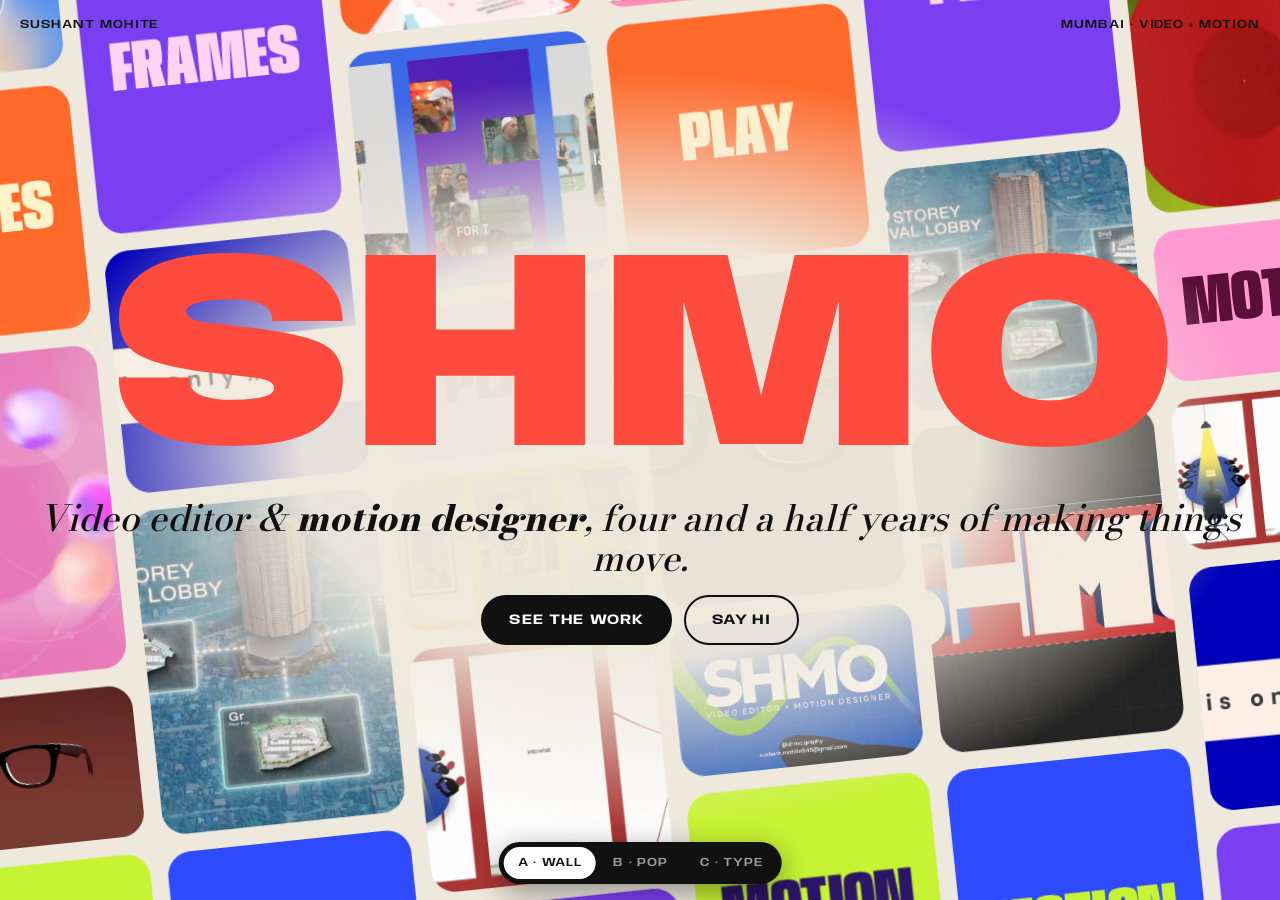
<file: variants/a-poster-wall.html>
<!doctype html><html lang="en"><head><meta charset="utf-8"><meta name="viewport" content="width=device-width,initial-scale=1"><title>SHMO · A</title>
<link rel="stylesheet" href="base.css"><style>
body{background:#EFE9DD;color:#111;height:100vh;overflow:hidden}
.wall{position:fixed;inset:-10% -5%;display:grid;grid-template-columns:repeat(6,1fr);gap:16px;transform:rotate(-6deg) scale(1.1)}
.col{display:flex;flex-direction:column;gap:16px;animation:up 38s linear infinite}
.col:nth-child(even){animation-direction:reverse;animation-duration:46s}
.col:nth-child(3n){animation-duration:55s}
@keyframes up{to{transform:translateY(-50%)}}
.t{border-radius:22px;overflow:hidden;flex:none;aspect-ratio:3/4;position:relative}
.t.w{aspect-ratio:16/10}.t.s{aspect-ratio:1}
.t img{width:100%;height:100%;object-fit:cover;display:block}
.t.ty{display:grid;place-items:center;font:900 clamp(34px,5vw,80px)/.85 'Anybody',sans-serif;font-stretch:60%;text-transform:uppercase;text-align:center;padding:10px}
.c1{background:#C6F432;color:#2b1566}.c2{background:#7B3FF2;color:#FFD3F1}.c3{background:#FF6A2B;color:#fff3c9}.c4{background:#FF9BD2;color:#5a0f3b}.c5{background:#2F4BFF;color:#C6F432}
.veil{position:fixed;inset:0;background:radial-gradient(ellipse 48% 42% at 50% 50%,#EFE9DDf5 55%,#EFE9DD00 100%);pointer-events:none}
.hero{position:fixed;inset:0;display:flex;flex-direction:column;align-items:center;justify-content:center;text-align:center;padding:20px;gap:18px}
h1{font:900 clamp(96px,22vw,330px)/.8 'Anybody',sans-serif;font-stretch:120%;color:#FF4B3E;letter-spacing:-.02em;--x:0px;--y:0px;
 text-shadow:calc(var(--x)*1) calc(var(--y)*1) 0 #2F4BFF,calc(var(--x)*2) calc(var(--y)*2) 0 #2F4BFF,calc(var(--x)*3) calc(var(--y)*3) 0 #2F4BFF,calc(var(--x)*4) calc(var(--y)*4) 0 #2F4BFF,calc(var(--x)*5) calc(var(--y)*5) 0 #2F4BFF,calc(var(--x)*6) calc(var(--y)*6) 0 #2F4BFF,calc(var(--x)*7) calc(var(--y)*7) 0 #2F4BFF,calc(var(--x)*8) calc(var(--y)*8) 0 #2F4BFF,calc(var(--x)*9) calc(var(--y)*9) 0 #2F4BFF,calc(var(--x)*10) calc(var(--y)*10) 0 #2F4BFF,calc(var(--x)*10) calc(var(--y)*10+14px) 22px #0004;animation:pop .9s cubic-bezier(.3,1.5,.5,1) both}
@keyframes pop{from{transform:scale(.6) rotate(-6deg);opacity:0}}
.sub{font:italic 500 clamp(20px,3vw,36px)/1.1 'Bodoni',serif}
.sub b{font-weight:800}
.row{display:flex;gap:12px;flex-wrap:wrap;justify-content:center}
.tag{position:fixed;top:18px;left:20px;right:20px;display:flex;justify-content:space-between;font:600 12px 'Anybody',sans-serif;font-stretch:118%;letter-spacing:.08em;text-transform:uppercase;z-index:5}
</style></head><body>
<div class="tag"><span>Sushant Mohite</span><span>Mumbai · Video + Motion</span></div>
<div class="wall" id="wall"></div><div class="veil"></div>
<main class="hero"><h1 id="h">SHMO</h1>
<p class="sub">Video editor &amp; <b>motion designer</b>, four and a half years of making things move.</p>
<div class="row"><a class="btn" href="../index.html#work">See the work</a><a class="btn o" href="mailto:sushant.mohite545@gmail.com">Say hi</a></div></main>
<nav class="sw"><a href="a-poster-wall.html" class="on">A · WALL</a><a href="b-sticker-pop.html" class="">B · POP</a><a href="c-big-type.html" class="">C · TYPE</a></nav>
<script>
var S=['s01','s02','s03','s05','s06','s07','s13','s14','s16','s17','s18','s19','s20'],W=['MOTION','EDIT','COLOR','CUT','LOOP','SHMO','FRAMES','PLAY'],C=['c1','c2','c3','c4','c5'];
var shapes=['','w','s'],wall=document.getElementById('wall'),n=0;
for(var c=0;c<6;c++){var col=document.createElement('div');col.className='col';var h='';
 for(var r=0;r<2;r++)for(var i=0;i<7;i++){n++;
  if((i+c)%3==1)h+='<div class="t ty '+C[(n+c)%5]+' '+shapes[n%3]+'">'+W[(n*3+c)%8]+'</div>';
  else h+='<div class="t '+shapes[(n+c)%3]+'"><img loading="lazy" alt="" src="../media/stills/'+S[(n*5+c)%13]+'.webp"></div>';}
 col.innerHTML=h;wall.appendChild(col)}
var H=document.getElementById('h');
if(matchMedia('(hover:hover)').matches)addEventListener('pointermove',function(e){var x=(e.clientX/innerWidth-.5),y=(e.clientY/innerHeight-.5);
 H.style.setProperty('--x',(-x*1.6)+'px');H.style.setProperty('--y',(-y*1.6)+'px');wall.style.translate=(x*-30)+'px '+(y*-30)+'px'});
</script></body></html>
</file>
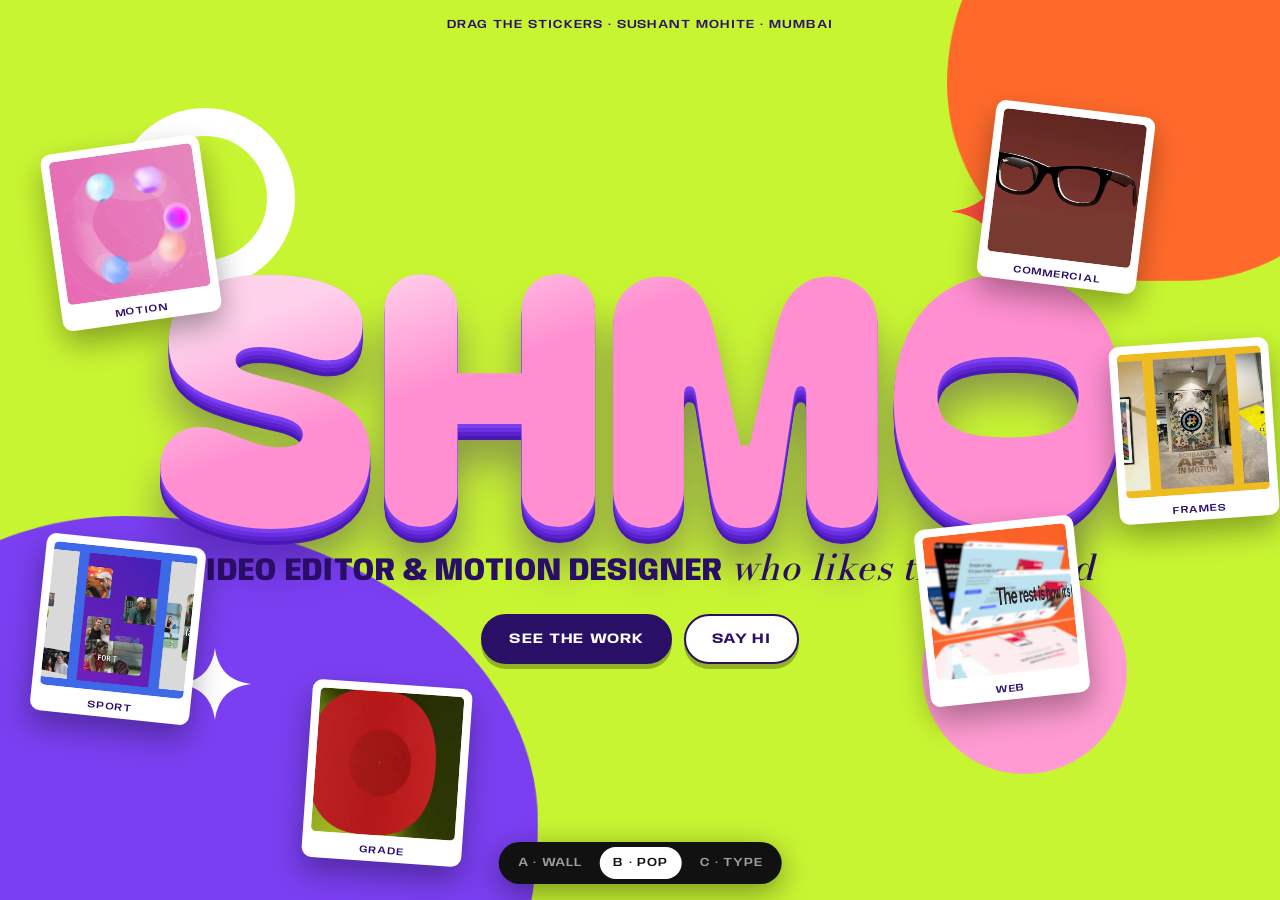
<file: variants/b-sticker-pop.html>
<!doctype html><html lang="en"><head><meta charset="utf-8"><meta name="viewport" content="width=device-width,initial-scale=1"><title>SHMO · B</title>
<link rel="stylesheet" href="base.css"><style>
body{background:#C8F532;color:#2a0f66;min-height:100vh;overflow:hidden;height:100vh}
.bl{position:fixed;border-radius:50%;filter:blur(0);will-change:transform;transition:translate .4s ease-out}
.b1{width:60vmax;height:60vmax;background:#7B3FF2;left:-18vmax;bottom:-30vmax;border-radius:46% 54% 60% 40%/50% 40% 60% 50%;animation:mo 14s ease-in-out infinite alternate}
.b2{width:34vmax;height:34vmax;background:#FF6A2B;right:-8vmax;top:-12vmax;border-radius:60% 40% 50% 50%;animation:mo 11s ease-in-out infinite alternate-reverse}
.b3{width:16vmax;height:16vmax;background:#FF9BD2;right:12vw;bottom:14vh;animation:mo 9s ease-in-out infinite alternate}
@keyframes mo{to{transform:rotate(40deg) scale(1.08) translate(2%,3%)}}
.ring{position:fixed;width:20vmin;height:20vmin;border:3.2vmin solid #fff;border-radius:50%;left:9vw;top:12vh;animation:sp 20s linear infinite;mix-blend-mode:normal}
@keyframes sp{to{transform:rotate(360deg) translateY(10px)}}
.star{position:fixed;width:11vmin;color:#fff;animation:sp 16s linear infinite}
.star.a{right:18vw;top:18vh;color:#FF4B3E}.star.b{left:14vw;bottom:20vh;color:#fff;width:8vmin}
.hero{position:fixed;inset:0;display:flex;flex-direction:column;align-items:center;justify-content:center;text-align:center;gap:20px;padding:20px}
h1{font:400 clamp(110px,27vw,420px)/.82 'Bagel',sans-serif;color:#FF8FD0;letter-spacing:-.01em;position:relative;--x:0;--y:0;
 text-shadow:0 0 0 #0000,calc(var(--x)*1px) calc(var(--y)*1px + 2px) 0 #7B3FF2,calc(var(--x)*2px) calc(var(--y)*2px + 4px) 0 #7B3FF2,calc(var(--x)*3px) calc(var(--y)*3px + 6px) 0 #6A2FE0,calc(var(--x)*4px) calc(var(--y)*4px + 8px) 0 #6A2FE0,calc(var(--x)*5px) calc(var(--y)*5px + 10px) 0 #5A22CC,calc(var(--x)*6px) calc(var(--y)*6px + 12px) 0 #5A22CC,calc(var(--x)*7px) calc(var(--y)*7px + 14px) 0 #4A18B4,calc(var(--x)*8px) calc(var(--y)*8px + 16px) 0 #4A18B4,0 38px 40px #2a0f6666;
 animation:bob 3.4s ease-in-out infinite}
h1::after{content:"SHMO";text-shadow:none;position:absolute;inset:0;color:transparent;background:linear-gradient(160deg,#fff9 0 18%,#fff0 40%);-webkit-background-clip:text;background-clip:text;pointer-events:none}
@keyframes bob{50%{transform:translateY(-12px) rotate(-1.2deg)}}
.sub{font:800 clamp(18px,2.6vw,32px)/1.1 'Anybody',sans-serif;font-stretch:90%;text-transform:uppercase;letter-spacing:.02em}
.sub i{font:italic 500 1.1em 'Bodoni',serif;text-transform:none}
.row{display:flex;gap:12px;flex-wrap:wrap;justify-content:center}
.btn{background:#2a0f66;border-color:#2a0f66;box-shadow:0 5px 0 #0004}.btn.o{background:#fff;color:#2a0f66;border-color:#2a0f66}
.sticker{position:fixed;z-index:4;width:clamp(110px,12.5vw,190px);background:#fff;padding:8px 8px 26px;border-radius:10px;box-shadow:0 14px 30px #0005;cursor:grab;touch-action:none;user-select:none;transition:box-shadow .2s}
.sticker img{width:100%;aspect-ratio:1;object-fit:cover;border-radius:5px;display:block;pointer-events:none}
.sticker.drag{cursor:grabbing;box-shadow:0 26px 40px #0007;z-index:9}
.sticker span{position:absolute;bottom:6px;left:0;right:0;text-align:center;font:600 10px 'Anybody',sans-serif;font-stretch:120%;letter-spacing:.08em}
.hint{position:fixed;top:18px;left:0;right:0;text-align:center;font:600 12px 'Anybody',sans-serif;font-stretch:118%;letter-spacing:.08em;text-transform:uppercase;z-index:5}
@media(max-width:700px){.sticker{width:30vw}.sticker:nth-child(n+3){display:none}.hint{display:none}}
</style></head><body>
<div class="bl b1"></div><div class="bl b2"></div><div class="bl b3"></div><div class="ring"></div>
<svg class="star a" viewBox="0 0 100 100"><path fill="currentColor" d="M50 0C54 30 70 46 100 50 70 54 54 70 50 100 46 70 30 54 0 50 30 46 46 30 50 0Z"/></svg>
<svg class="star b" viewBox="0 0 100 100"><path fill="currentColor" d="M50 0C54 30 70 46 100 50 70 54 54 70 50 100 46 70 30 54 0 50 30 46 46 30 50 0Z"/></svg>
<div class="hint">Drag the stickers · Sushant Mohite · Mumbai</div>
<main class="hero"><h1 id="h">SHMO</h1>
<p class="sub">Video editor &amp; motion designer <i>who likes things loud</i></p>
<div class="row"><a class="btn" href="../index.html#work">See the work</a><a class="btn o" href="mailto:sushant.mohite545@gmail.com">Say hi</a></div></main>
<div id="st"></div>
<nav class="sw"><a href="a-poster-wall.html" class="">A · WALL</a><a href="b-sticker-pop.html" class="on">B · POP</a><a href="c-big-type.html" class="">C · TYPE</a></nav>
<script>
var P=[['s03',4,16,-8,'MOTION'],['s14',77,12,7,'COMMERCIAL'],["s17",3,60,6,"SPORT"],['s06',72,58,-6,'WEB'],["s02",24,76,4,"GRADE"],['s13',87,38,-4,'FRAMES']];
var st=document.getElementById('st');
P.forEach(function(p,i){var d=document.createElement('div');d.className='sticker';d.style.left=p[1]+'vw';d.style.top=p[2]+'vh';d.style.rotate=p[3]+'deg';
 d.innerHTML='<img alt="" src="../media/stills/'+p[0]+'.webp"><span>'+p[4]+'</span>';st.appendChild(d);
 var sx,sy,ox,oy;d.addEventListener('pointerdown',function(e){d.setPointerCapture(e.pointerId);d.classList.add('drag');sx=e.clientX;sy=e.clientY;ox=d.offsetLeft;oy=d.offsetTop;d.style.rotate='0deg'});
 d.addEventListener('pointermove',function(e){if(!d.classList.contains('drag'))return;d.style.left=(ox+e.clientX-sx)+'px';d.style.top=(oy+e.clientY-sy)+'px'});
 d.addEventListener('pointerup',function(){d.classList.remove('drag');d.style.rotate=(Math.random()*12-6)+'deg'})});
var H=document.getElementById('h'),bl=[].slice.call(document.querySelectorAll('.bl'));
if(matchMedia('(hover:hover)').matches)addEventListener('pointermove',function(e){var x=e.clientX/innerWidth-.5,y=e.clientY/innerHeight-.5;
 H.style.setProperty('--x',(-x*2.2).toFixed(2));H.style.setProperty('--y',(-y*2.2).toFixed(2));
 bl.forEach(function(b,i){b.style.translate=(x*-40*(i+1))+'px '+(y*-40*(i+1))+'px'})});
</script></body></html>
</file>
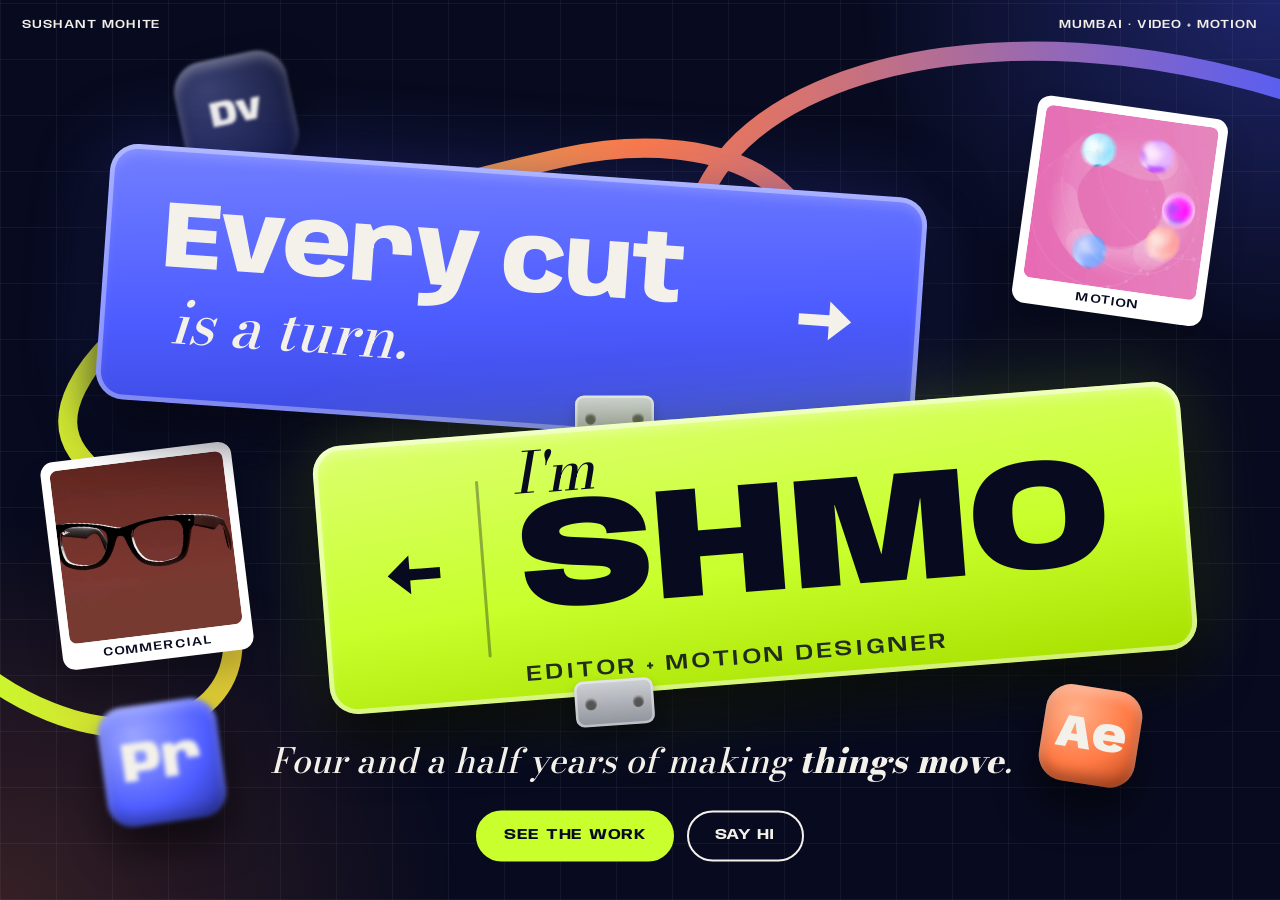
<file: variants/d-street-sign.html>
<!doctype html><html lang="en"><head><meta charset="utf-8"><meta name="viewport" content="width=device-width,initial-scale=1"><title>SHMO · D</title>
<link rel="stylesheet" href="base.css"><style>
:root{--bg:#080B1F;--bg2:#0D1130;--ink:#F4F1EA;--dim:#9AA0C0;--blue:#4D5CFF;--lime:#C8FF2C;--orange:#FF7A45}
html{overflow:hidden}body{background:var(--bg);color:var(--ink);height:100vh;overflow:hidden;position:relative}
.bg{position:fixed;inset:0;background:
 radial-gradient(60vmax 50vmax at 0% 100%,#FF7A4530,transparent 60%),
 radial-gradient(55vmax 45vmax at 100% 0%,#4D5CFF55,transparent 60%),
 radial-gradient(40vmax 40vmax at 50% 55%,#C8FF2C14,transparent 60%),
 repeating-linear-gradient(0deg,#ffffff0d 0 1px,transparent 1px 56px),
 repeating-linear-gradient(90deg,#ffffff0d 0 1px,transparent 1px 56px)}
.stage{--u:min(1vw,1.5vh);font-size:var(--u);position:absolute;left:50%;top:50%;width:100em;height:62em;translate:-50% -53%;--mx:0;--my:0}
.abs{position:absolute}
/* ribbon */
.rib{position:absolute;inset:0;width:100%;height:100%;overflow:visible;pointer-events:none}
.rib path{fill:none;stroke:url(#g);stroke-width:1.5;stroke-linecap:round;stroke-dasharray:1;stroke-dashoffset:1;animation:draw 2.2s .3s cubic-bezier(.6,.1,.2,1) forwards}
@keyframes draw{to{stroke-dashoffset:0}}
/* pole */
.pole{left:47.4em;top:22em;width:2.6em;height:31em;background:linear-gradient(90deg,#8d9096,#e9ebee 40%,#a4a8ae 70%,#6c7077);border-radius:.4em;box-shadow:0 2em 3em #0003}
/* signs */
.sign{background:linear-gradient(175deg,#7380ff,var(--blue) 55%,#3643d6);border-radius:2.2em;box-shadow:inset 0 0 0 .38em #ffffff55,inset 0 .6em 1em #ffffff33,0 2.4em 4em #000a,0 0 6em #4D5CFF44;color:var(--ink);display:flex;align-items:center;transform-origin:50% 50%;
 translate:calc(var(--mx)*-.8em) calc(var(--my)*-.6em)}
.sA{left:8em;top:11em;width:64em;height:20em;rotate:4deg;padding:0 5em 0 4.6em;gap:3em;justify-content:space-between;animation:drop .9s .1s cubic-bezier(.3,1.5,.5,1) both}
.sB{left:25em;top:30em;width:68em;height:21em;rotate:-4.5deg;padding:0 4em 0 4.8em;gap:2.6em;animation:drop .9s .3s cubic-bezier(.3,1.5,.5,1) both}
@keyframes drop{from{transform:translateY(-14em) rotate(-8deg);opacity:0}}
.sA .t1{white-space:nowrap;font:800 7.4em/.9 'Anybody',sans-serif;font-stretch:104%;letter-spacing:-.02em;display:block}
.sA .t2{font:italic 500 4.6em/1 'Bodoni',serif;display:block;margin-top:.15em;padding-left:.2em}
.sB .it{font:italic 500 4.4em/1 'Bodoni',serif;display:block}
.sB{background:linear-gradient(175deg,#dcff6e,var(--lime) 55%,#a8e000)!important;color:var(--bg)!important;box-shadow:inset 0 0 0 .38em #ffffff77,inset 0 .6em 1em #ffffff55,0 2.4em 4em #000a,0 0 6em #C8FF2C33!important}.sB .ar{fill:var(--bg)}.sB .vl{background:#080B1F55}.sB .t1{font:900 12.4em/.8 'Anybody',sans-serif;font-stretch:118%;letter-spacing:-.02em;display:block}
.sB .t3{font:600 1.7em/1 'Anybody',sans-serif;font-stretch:122%;letter-spacing:.12em;text-transform:uppercase;display:block;margin-top:1.6em;opacity:.85}
.ar{width:5.2em;height:5.2em;flex:none;fill:var(--ink)}
.vl{width:.25em;align-self:stretch;margin:3.6em 0;background:#fff5;border-radius:1em;flex:none}
.clamp{width:6.2em;height:3.6em;left:44.9em;border-radius:.7em;background:linear-gradient(#cfd2d6,#8e929a);box-shadow:0 .5em .9em #0004,inset 0 0 0 .2em #fff6}
.clamp i{position:absolute;top:50%;width:.9em;height:.9em;border-radius:50%;background:#555;translate:0 -50%;box-shadow:inset 0 .12em .2em #fff9}
.clamp i:first-child{left:.8em}.clamp i:last-child{right:.8em}
.c1{top:28.6em}.c2{top:50.8em;rotate:-4deg}
/* tiles */
.tile{width:7.6em;height:7.6em;border-radius:2em;display:grid;place-items:center;color:var(--ink);box-shadow:0 2em 3em #0008,inset 0 .5em .8em #fff5,inset 0 -.6em 1em #0004;animation:fl 6s ease-in-out infinite alternate;
 translate:calc(var(--mx)*var(--k,1)*1em) calc(var(--my)*var(--k,1)*1em)}
.tile span{font:900 3.6em/1 'Anybody',sans-serif;font-stretch:104%}.ae{right:11em;bottom:3em;background:radial-gradient(circle at 30% 25%,#ffb08a,var(--orange) 55%,#b8431a);rotate:9deg;--k:2.2}
.pr{left:8em;bottom:0;width:9.4em;height:9.4em;background:radial-gradient(circle at 30% 25%,#9aa5ff,var(--blue) 60%,#262f9a);rotate:-8deg;filter:blur(2.2px);--k:3;animation-delay:-2s}
.dv span{font-size:2.8em}.pr span{font-size:4.4em}.dv{left:14em;top:2em;width:9em;height:9em;background:radial-gradient(circle at 30% 25%,#3a4170,#0D1130);rotate:-12deg;filter:blur(1.4px);--k:1.4;animation-delay:-4s;border-radius:2.4em}
@keyframes fl{to{transform:translateY(-1.4em) rotate(2deg)}}
.card{width:15em;padding:.7em .7em 2em;background:#fff;border-radius:1em;box-shadow:0 1.6em 2.6em #0003;animation:fl 7s ease-in-out infinite alternate;translate:calc(var(--mx)*var(--k,1)*1em) calc(var(--my)*var(--k,1)*1em)}
.card img{width:100%;aspect-ratio:1;object-fit:cover;border-radius:.6em;display:block}
.card{color:#080B1F}.card b{position:absolute;bottom:.55em;left:0;right:0;text-align:center;font:600 .95em 'Anybody',sans-serif;font-stretch:120%;letter-spacing:.1em}
.k1{right:5em;top:6em;rotate:8deg;--k:2}.k2{left:4em;top:33em;rotate:-7deg;--k:2.6;animation-delay:-3s}
.subw{left:0;right:0;top:55.6em;text-align:center}.sub{font:italic 500 2.7em/1.15 'Bodoni',serif;color:var(--ink)}.btn{background:var(--lime);border-color:var(--lime);color:var(--bg)}.btn.o{background:transparent;border-color:var(--ink);color:var(--ink)}.sw{box-shadow:0 0 0 1px #ffffff22,0 8px 30px #0008}
.sub b{font-weight:800}
.cta{left:0;right:0;top:61em;display:flex;gap:1em;justify-content:center}
.btn{font-size:max(12px,1.15em)}
.tag{color:var(--ink);position:fixed;top:18px;left:22px;right:22px;display:flex;justify-content:space-between;font:600 12px 'Anybody',sans-serif;font-stretch:118%;letter-spacing:.08em;text-transform:uppercase;z-index:5}
/* portrait */
@media(max-aspect-ratio:1/1){
 .stage{--u:1vw;height:176em}
 .sA{left:5em;top:30em;width:90em;height:30em;rotate:3.2deg;padding:0 5em 0 5em}
 .sB{left:5em;top:62em;width:90em;height:32em;rotate:-3.6deg;padding:0 4em 0 5em}
 .sA .t1{font-size:11.2em}.sA .t2{font-size:6.6em}
 .sB .it{font-size:5.6em}.sB .t1{font-size:15em}.sB .t3{font-size:2.3em}
 .ar{width:6.6em;height:6.6em}
 .pole{left:48.7em;top:52em;height:74em}.clamp{left:46.2em}.c1{top:56em}.c2{top:90em}
 .k1{right:3em;top:8em}.k2{display:none}.dv{left:5em;top:10em}
 .tile span{font:900 3.6em/1 'Anybody',sans-serif;font-stretch:104%}.ae{right:5em;bottom:20em;width:10em;height:10em}.ae span{font-size:4.6em}.pr{left:2em;bottom:26em}
 .subw{top:128em;padding:0 5em}.sub{font-size:5.4em}.cta{top:152em}.btn{font-size:max(12px,3.6em)}
 .tag span:last-child{display:none}
}
</style></head><body>
<div class="bg"></div>
<div class="tag"><span>Sushant Mohite</span><span>Mumbai · Video + Motion</span></div>
<div class="stage" id="s">
 <svg class="rib" viewBox="0 0 100 62" preserveAspectRatio="none" id="rib"><defs><linearGradient id="g" x1="0" x2="1"><stop offset="0" stop-color="#C8FF2C"/><stop offset=".5" stop-color="#FF7A45"/><stop offset="1" stop-color="#4D5CFF"/></linearGradient></defs>
  <path pathLength="1" d="M-4 48 C 6 58, 20 56, 18 46 C 16 36, 2 36, 6 28 C 10 20, 26 14, 44 10 C 58 7, 66 14, 62 20 C 58 27, 50 20, 56 11 C 62 2, 82 -2, 104 6"/></svg>
 <div class="abs pole"></div>
 <div class="abs card k1"><img alt="" src="../media/stills/s03.webp"><b>MOTION</b></div>
 <div class="abs card k2"><img alt="" src="../media/stills/s14.webp"><b>COMMERCIAL</b></div>
 <div class="abs tile dv"><span>Dv</span></div>
 <div class="abs sign sA"><span><span class="t1">Every cut</span><span class="t2">is a turn.</span></span>
  <svg class="ar" viewBox="0 0 24 24"><path d="M3 10h11V5l8 7-8 7v-5H3z"/></svg></div>
 <div class="abs clamp c1"><i></i><i></i></div>
 <div class="abs sign sB"><svg class="ar" viewBox="0 0 24 24"><path d="M21 10H10V5l-8 7 8 7v-5h11z"/></svg><span class="vl"></span>
  <span><span class="it">I'm</span><span class="t1">SHMO</span><span class="t3">Editor + motion designer</span></span></div>
 <div class="abs clamp c2"><i></i><i></i></div>
 <div class="abs tile ae"><span>Ae</span></div>
 <div class="abs tile pr"><span>Pr</span></div>
 <div class="abs subw"><p class="sub">Four and a half years of making <b>things move</b>.</p></div>
 <div class="abs cta"><a class="btn" href="../index.html#work">See the work</a><a class="btn o" href="mailto:sushant.mohite545@gmail.com">Say hi</a></div>
</div>
<script>
var s=document.getElementById('s');
if(matchMedia('(hover:hover)').matches)addEventListener('pointermove',function(e){s.style.setProperty('--mx',(e.clientX/innerWidth-.5).toFixed(3));s.style.setProperty('--my',(e.clientY/innerHeight-.5).toFixed(3))});
</script></body></html>
</file>
<file: variants/base.css>
@font-face{font-family:'Anybody';src:url(../media/fonts/anybody.woff2) format('woff2');font-weight:100 900;font-stretch:50% 150%;font-display:swap}
@font-face{font-family:'Bagel';src:url(../media/fonts/bagel-fat-one.woff2) format('woff2');font-display:swap}
@font-face{font-family:'Bodoni';src:url(../media/fonts/bodoni-moda.woff2) format('woff2');font-weight:400 900;font-display:swap}
@font-face{font-family:'Inter T';src:url(../media/fonts/inter-tight.woff2) format('woff2');font-weight:100 900;font-display:swap}
*{box-sizing:border-box;margin:0;padding:0}
html{-webkit-text-size-adjust:100%}
body{font-family:'Inter T',system-ui,sans-serif;overflow-x:hidden;min-height:100vh}
a{color:inherit;text-decoration:none}
.sw{position:fixed;left:50%;bottom:16px;transform:translateX(-50%);z-index:99;display:flex;gap:4px;padding:5px;border-radius:99px;background:#111;box-shadow:0 8px 30px #0006}
.sw a{font:600 12px/1 'Anybody',sans-serif;font-stretch:118%;letter-spacing:.06em;color:#fff;padding:10px 14px;border-radius:99px;opacity:.6}
.sw a.on{background:#fff;color:#111;opacity:1}
.btn{display:inline-block;font:700 14px/1 'Anybody',sans-serif;font-stretch:120%;letter-spacing:.05em;text-transform:uppercase;padding:16px 26px;border-radius:99px;border:2.5px solid #111;background:#111;color:#fff;transition:transform .25s cubic-bezier(.3,1.6,.5,1)}
.btn:hover{transform:translateY(-3px) rotate(-2deg) scale(1.05)}
.btn.o{background:transparent;color:#111}
@media(prefers-reduced-motion:reduce){*{animation:none!important;transition:none!important}}
</file>
